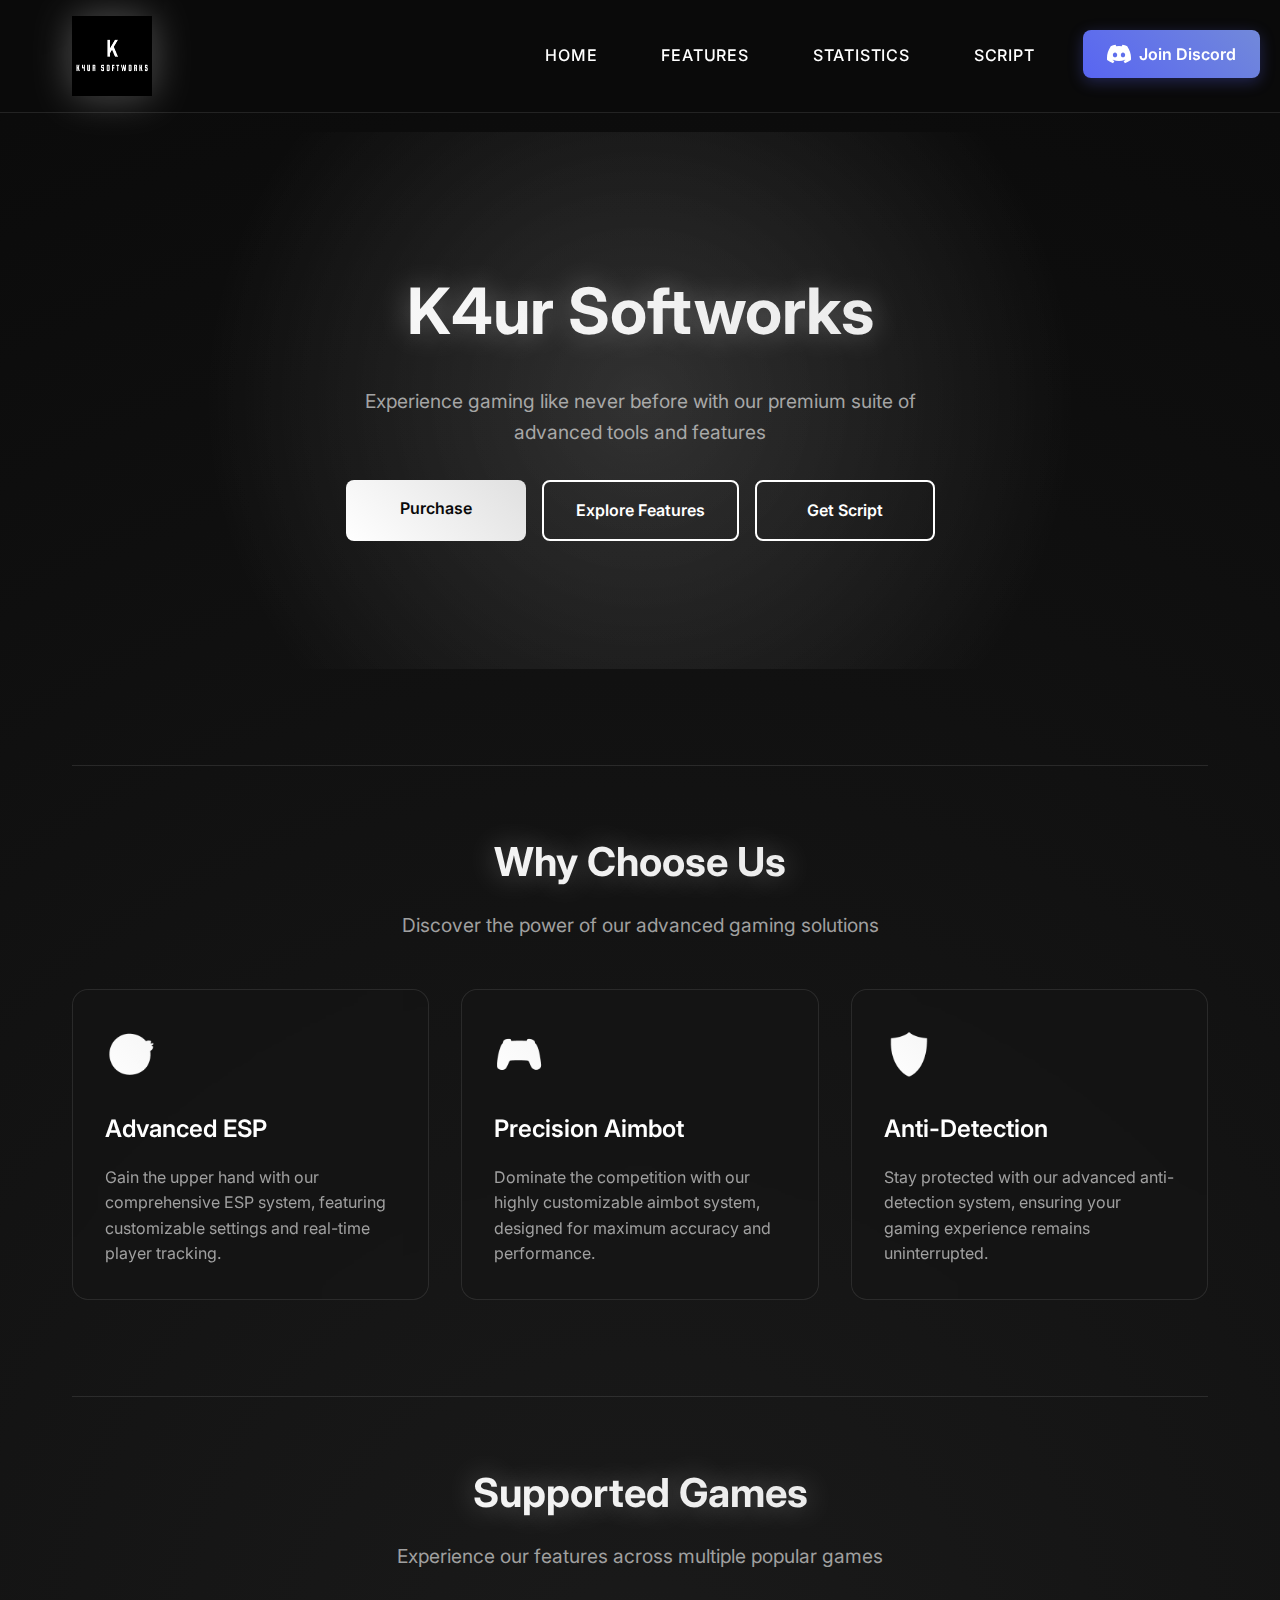
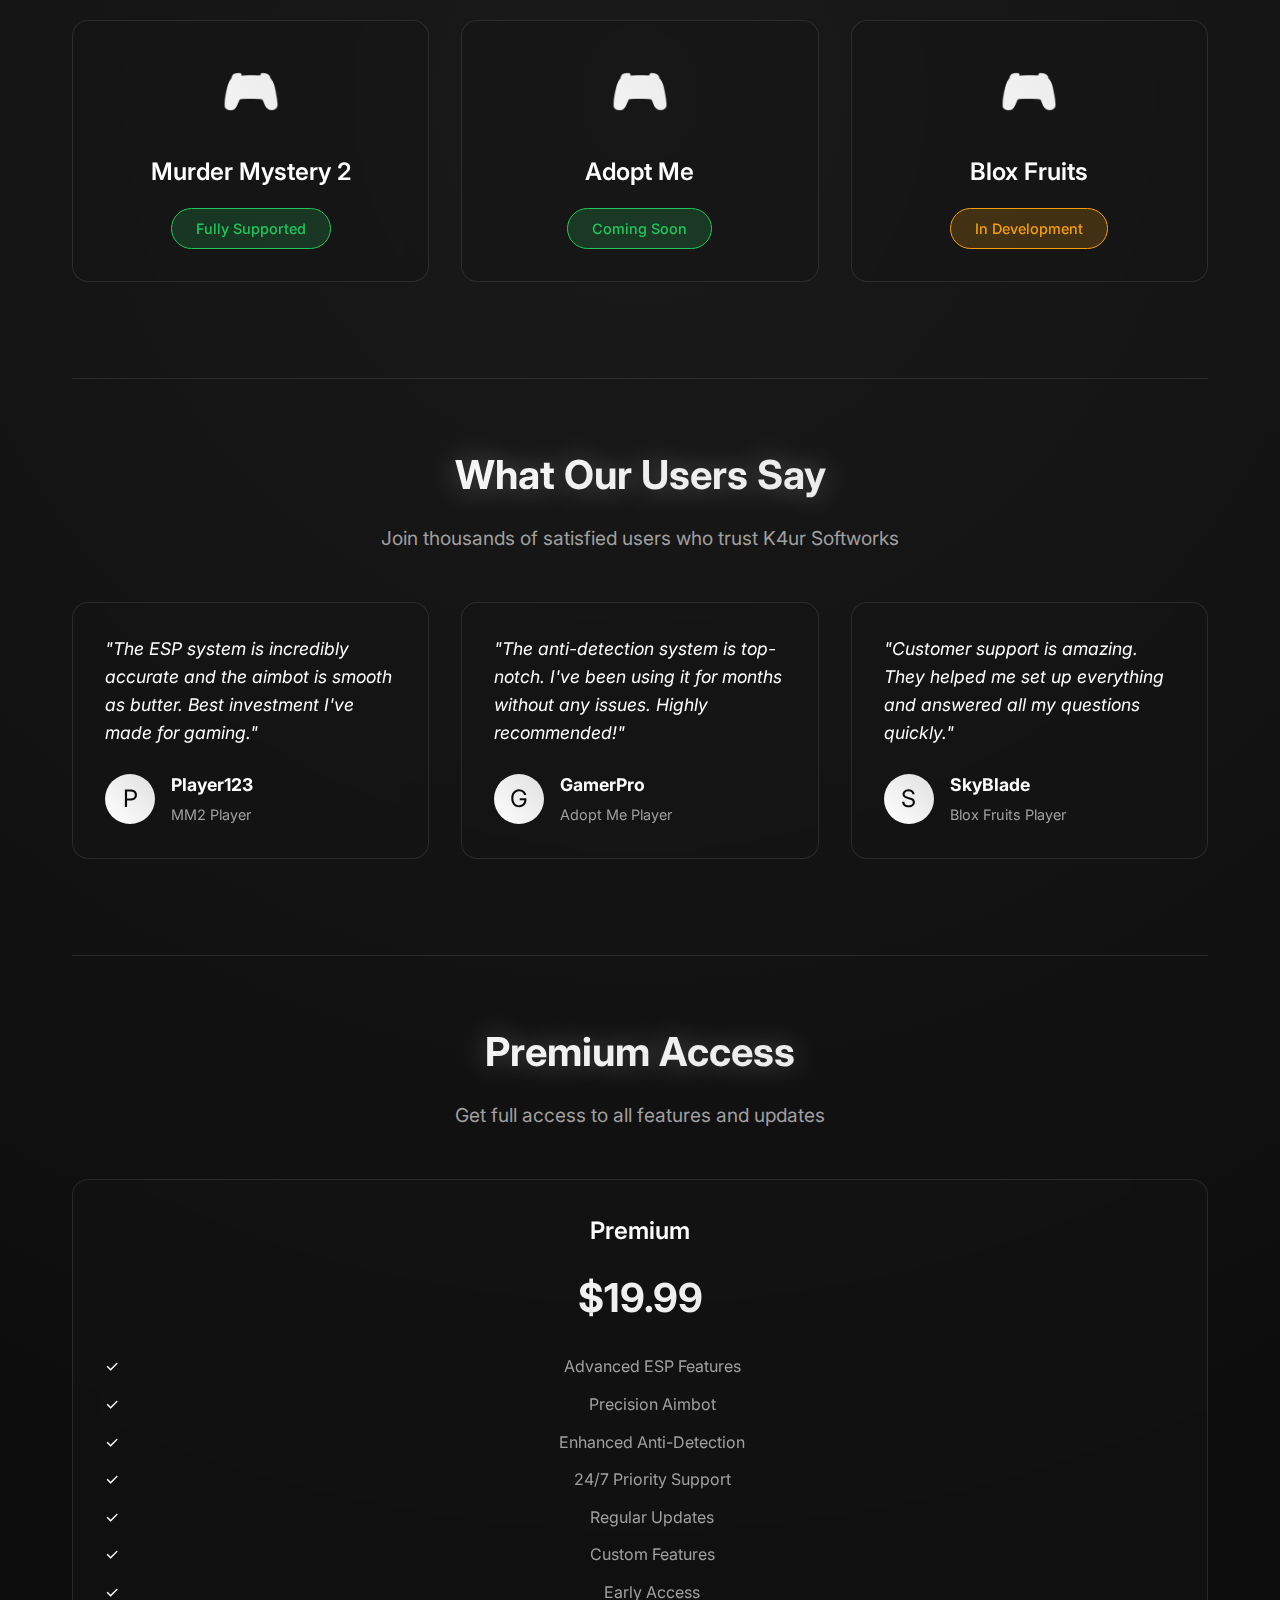
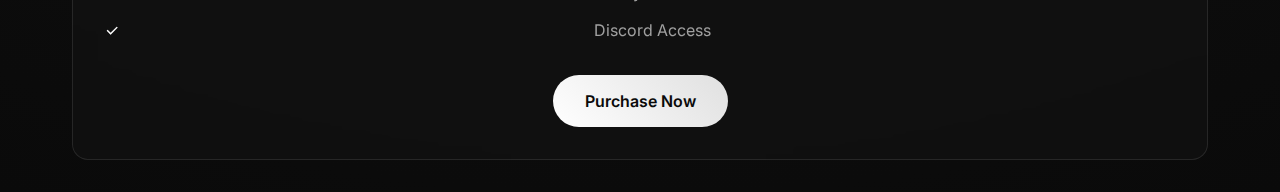
<file: k4ur.com/index.html>
<!DOCTYPE html>
<html lang="en">
<head>
    <meta charset="UTF-8">
    <meta name="viewport" content="width=device-width, initial-scale=1.0">
    <title>K4ur Softworks - Premium Gaming Solutions</title>
    <link rel="shortcut icon" type="image/png" href="smallblack.png"/>
    <link href="https://fonts.googleapis.com/css2?family=Inter:wght@400;500;600;700&display=swap" rel="stylesheet">
    <style>
        html {
            scroll-behavior: smooth;
        }

        :root {
            --primary: #2B6BE4;
            --primary-dark: #1E4BA3;
            --background: #0A0A0A;
            --surface: #141414;
            --text: #FFFFFF;
            --text-secondary: #A0A0A0;
            --success: #22C55E;
            --warning: #F59E0B;
            --error: #EF4444;
            --accent: #FFFFFF;
            --accent2: #E0E0E0;
        }

        * {
            margin: 0;
            padding: 0;
            box-sizing: border-box;
            font-family: 'Inter', sans-serif;
        }

        body {
            background-color: var(--background);
            color: var(--text);
            line-height: 1.6;
            min-height: 100vh;
            overflow-x: hidden;
            background: radial-gradient(circle at center, #1a1a1a 0%, #0A0A0A 100%);
        }

        .nav-container {
            text-align: center;
            padding: 1rem 0;
            position: fixed;
            top: 0;
            left: 0;
            right: 0;
            z-index: 1000;
            background: rgba(10, 10, 10, 0.8);
            backdrop-filter: blur(20px);
            border-bottom: 1px solid rgba(255, 255, 255, 0.1);
            transition: all 0.3s ease;
        }

        .nav-container.scrolled {
            padding: 0.5rem 0;
            background: rgba(10, 10, 10, 0.95);
        }

        .nav-content {
            max-width: 1200px;
            margin: 0 auto;
            display: flex;
            align-items: center;
            justify-content: space-between;
            padding: 0 2rem;
        }

        .logo {
            width: 80px;
            height: 80px;
            animation: fadein 2s;
            filter: drop-shadow(0 0 20px rgba(255, 255, 255, 0.3));
            transition: transform 0.3s ease;
        }

        .logo:hover {
            transform: scale(1.1);
        }

        .nav-links {
            display: flex;
            gap: 2rem;
            align-items: center;
        }

        .nav-links a {
            font-size: 1rem;
            transition: all 0.3s ease;
            font-weight: 500;
            position: relative;
            color: inherit;
            text-decoration: none;
            text-transform: uppercase;
            letter-spacing: 0.05em;
            padding: 0.5rem 1rem;
            border-radius: 0.5rem;
        }

        .nav-links a:hover {
            color: var(--accent);
            text-shadow: 0 0 15px rgba(255, 255, 255, 0.5);
            background: rgba(255, 255, 255, 0.1);
        }

        .nav-links a::after {
            content: '';
            position: absolute;
            width: 0;
            height: 2px;
            bottom: 0;
            left: 50%;
            transform: translateX(-50%);
            background: linear-gradient(90deg, var(--accent), var(--accent2));
            transition: width 0.3s ease;
        }

        .nav-links a:hover::after {
            width: 80%;
        }

        .container {
            max-width: 1200px;
            margin: 0 auto;
            padding: 2rem;
            margin-top: 100px;
        }

        .hero {
            text-align: center;
            padding: 8rem 2rem;
            position: relative;
            overflow: hidden;
            background: radial-gradient(circle at center, rgba(255, 255, 255, 0.05) 0%, rgba(10, 10, 10, 0) 70%);
        }

        .hero::before {
            content: '';
            position: absolute;
            top: 0;
            left: 0;
            right: 0;
            bottom: 0;
            background: radial-gradient(circle at center, rgba(255, 255, 255, 0.1) 0%, rgba(10, 10, 10, 0) 70%);
            pointer-events: none;
        }

        .hero h1 {
            font-size: 4rem;
            font-weight: 700;
            margin-bottom: 1.5rem;
            background: linear-gradient(45deg, var(--accent), var(--accent2));
            -webkit-background-clip: text;
            -webkit-text-fill-color: transparent;
            text-shadow: 0 0 30px rgba(255, 255, 255, 0.3);
            animation: fadein 1s ease-out;
        }

        .hero p {
            font-size: 1.2rem;
            color: var(--text-secondary);
            max-width: 600px;
            margin: 0 auto 2rem;
            animation: fadein 1s ease-out 0.2s backwards;
        }

        .cta-buttons {
            display: flex;
            gap: 1rem;
            justify-content: center;
            flex-wrap: wrap;
            animation: fadein 1s ease-out 0.4s backwards;
        }

        .cta-button {
            padding: 1rem 2rem;
            border-radius: 0.5rem;
            font-weight: 600;
            text-decoration: none;
            transition: all 0.3s ease;
            min-width: 180px;
            text-align: center;
            position: relative;
            z-index: 10;
            display: inline-block;
            cursor: pointer;
        }
        
        .cta-primary {
            background: linear-gradient(45deg, var(--accent), var(--accent2));
            color: var(--background);
            border: none;
        }

        .cta-primary:hover {
            transform: translateY(-2px);
            box-shadow: 0 5px 15px rgba(255, 255, 255, 0.2);
        }

        .cta-primary:active {
            transform: translateY(0);
        }

        .cta-secondary {
            background: transparent;
            color: var(--accent);
            border: 2px solid var(--accent);
        }

        .cta-secondary:hover {
            background: rgba(255, 255, 255, 0.1);
            transform: translateY(-2px);
            box-shadow: 0 5px 15px rgba(255, 255, 255, 0.1);
        }

        .cta-secondary:active {
            transform: translateY(0);
        }

        .features-preview {
            margin-top: 6rem;
            padding-top: 4rem;
            border-top: 1px solid rgba(255, 255, 255, 0.1);
        }

        .features-grid {
            display: grid;
            grid-template-columns: repeat(auto-fit, minmax(300px, 1fr));
            gap: 2rem;
            margin-top: 3rem;
        }

        .feature-card {
            background: rgba(20, 20, 20, 0.5);
            border-radius: 1rem;
            padding: 2rem;
            transition: all 0.4s cubic-bezier(0.4, 0, 0.2, 1);
            border: 1px solid rgba(255, 255, 255, 0.1);
            backdrop-filter: blur(10px);
            position: relative;
            overflow: hidden;
        }

        .feature-card::before {
            content: '';
            position: absolute;
            top: 0;
            left: 0;
            width: 100%;
            height: 100%;
            background: linear-gradient(45deg, rgba(255, 255, 255, 0.1), rgba(224, 224, 224, 0.1));
            opacity: 0;
            transition: opacity 0.4s ease;
        }

        .feature-card:hover {
            transform: translateY(-10px);
            border-color: var(--accent);
            box-shadow: 0 20px 40px rgba(255, 255, 255, 0.15);
        }

        .feature-card:hover::before {
            opacity: 1;
        }

        .feature-icon {
            font-size: 2.5rem;
            margin-bottom: 1.5rem;
            background: linear-gradient(45deg, var(--accent), var(--accent2));
            -webkit-background-clip: text;
            -webkit-text-fill-color: transparent;
        }

        .feature-title {
            font-size: 1.5rem;
            font-weight: 600;
            margin-bottom: 1rem;
            color: var(--text);
        }

        .feature-description {
            color: var(--text-secondary);
            font-size: 1rem;
        }

        .section-title {
            text-align: center;
            font-size: 2.5rem;
            font-weight: 700;
            margin-bottom: 1rem;
            background: linear-gradient(45deg, var(--accent), var(--accent2));
            -webkit-background-clip: text;
            -webkit-text-fill-color: transparent;
            text-shadow: 0 0 30px rgba(255, 255, 255, 0.3);
        }

        .section-subtitle {
            text-align: center;
            color: var(--text-secondary);
            font-size: 1.2rem;
            max-width: 600px;
            margin: 0 auto 3rem;
        }

        .games-section {
            margin-top: 6rem;
            padding-top: 4rem;
            border-top: 1px solid rgba(255, 255, 255, 0.1);
        }

        .games-grid {
            display: grid;
            grid-template-columns: repeat(auto-fit, minmax(300px, 1fr));
            gap: 2rem;
            margin-top: 3rem;
        }

        .game-card {
            background: rgba(20, 20, 20, 0.5);
            border-radius: 1rem;
            padding: 2rem;
            transition: all 0.4s cubic-bezier(0.4, 0, 0.2, 1);
            border: 1px solid rgba(255, 255, 255, 0.1);
            backdrop-filter: blur(10px);
            position: relative;
                            overflow: hidden;
            text-align: center;
                        }
                        
        .game-card::before {
            content: '';
                            position: absolute;
            top: 0;
            left: 0;
                            width: 100%;
                            height: 100%;
            background: linear-gradient(45deg, rgba(255, 255, 255, 0.1), rgba(224, 224, 224, 0.1));
            opacity: 0;
            transition: opacity 0.4s ease;
        }

        .game-card:hover {
            transform: translateY(-10px);
            border-color: var(--accent);
            box-shadow: 0 20px 40px rgba(255, 255, 255, 0.15);
        }

        .game-card:hover::before {
            opacity: 1;
        }

        .game-icon {
            font-size: 3rem;
            margin-bottom: 1.5rem;
            background: linear-gradient(45deg, var(--accent), var(--accent2));
            -webkit-background-clip: text;
            -webkit-text-fill-color: transparent;
        }

        .game-title {
            font-size: 1.5rem;
            font-weight: 600;
            margin-bottom: 1rem;
            color: var(--text);
        }

        .game-status {
            display: inline-block;
            padding: 0.5rem 1.5rem;
            border-radius: 2rem;
            font-size: 0.9rem;
            font-weight: 500;
            background: rgba(34, 197, 94, 0.2);
            color: var(--success);
            border: 1px solid var(--success);
        }

        .game-status.warning {
            background: rgba(245, 158, 11, 0.2);
            color: var(--warning);
            border-color: var(--warning);
        }

        .testimonials-section {
            margin-top: 6rem;
            padding-top: 4rem;
            border-top: 1px solid rgba(255, 255, 255, 0.1);
        }

        .testimonials-grid {
            display: grid;
            grid-template-columns: repeat(auto-fit, minmax(300px, 1fr));
            gap: 2rem;
            margin-top: 3rem;
        }

        .testimonial-card {
            background: rgba(20, 20, 20, 0.5);
            border-radius: 1rem;
            padding: 2rem;
            transition: all 0.4s cubic-bezier(0.4, 0, 0.2, 1);
            border: 1px solid rgba(255, 255, 255, 0.1);
            backdrop-filter: blur(10px);
            position: relative;
            overflow: hidden;
        }

        .testimonial-card::before {
            content: '';
            position: absolute;
            top: 0;
            left: 0;
            width: 100%;
            height: 100%;
            background: linear-gradient(45deg, rgba(255, 255, 255, 0.1), rgba(224, 224, 224, 0.1));
            opacity: 0;
            transition: opacity 0.4s ease;
        }

        .testimonial-card:hover {
            transform: translateY(-10px);
            border-color: var(--accent);
            box-shadow: 0 20px 40px rgba(255, 255, 255, 0.15);
        }

        .testimonial-card:hover::before {
            opacity: 1;
        }

        .testimonial-text {
            font-size: 1.1rem;
            color: var(--text);
            margin-bottom: 1.5rem;
            font-style: italic;
        }

        .testimonial-author {
            display: flex;
            align-items: center;
            gap: 1rem;
        }

        .author-avatar {
            width: 50px;
            height: 50px;
            border-radius: 50%;
            background: linear-gradient(45deg, var(--accent), var(--accent2));
            display: flex;
            align-items: center;
            justify-content: center;
            font-size: 1.5rem;
            color: var(--background);
        }

        .author-info h4 {
            font-size: 1.1rem;
            color: var(--text);
            margin-bottom: 0.25rem;
        }

        .author-info p {
            font-size: 0.9rem;
            color: var(--text-secondary);
        }

        .pricing-section {
            margin-top: 6rem;
            padding-top: 4rem;
            border-top: 1px solid rgba(255, 255, 255, 0.1);
        }

        .pricing-grid {
            display: grid;
            grid-template-columns: repeat(auto-fit, minmax(300px, 1fr));
            gap: 2rem;
            margin-top: 3rem;
        }

        .pricing-card {
            background: rgba(20, 20, 20, 0.5);
            border-radius: 1rem;
            padding: 2rem;
            transition: all 0.4s cubic-bezier(0.4, 0, 0.2, 1);
            border: 1px solid rgba(255, 255, 255, 0.1);
            backdrop-filter: blur(10px);
            position: relative;
            overflow: hidden;
            text-align: center;
        }

        .pricing-card::before {
            content: '';
            position: absolute;
            top: 0;
            left: 0;
            width: 100%;
            height: 100%;
            background: linear-gradient(45deg, rgba(255, 255, 255, 0.1), rgba(224, 224, 224, 0.1));
            opacity: 0;
            transition: opacity 0.4s ease;
        }

        .pricing-card:hover {
            transform: translateY(-10px);
            border-color: var(--accent);
            box-shadow: 0 20px 40px rgba(255, 255, 255, 0.15);
        }

        .pricing-card:hover::before {
            opacity: 1;
        }

        .pricing-title {
            font-size: 1.5rem;
            font-weight: 600;
            margin-bottom: 1rem;
            color: var(--text);
        }

        .pricing-price {
            font-size: 2.5rem;
            font-weight: 700;
            margin-bottom: 1.5rem;
            background: linear-gradient(45deg, var(--accent), var(--accent2));
            -webkit-background-clip: text;
            -webkit-text-fill-color: transparent;
        }

        .pricing-features {
            list-style: none;
            margin-bottom: 2rem;
        }

        .pricing-features li {
            color: var(--text-secondary);
            margin-bottom: 0.75rem;
            padding-left: 1.5rem;
            position: relative;
        }

        .pricing-features li::before {
            content: '✓';
            position: absolute;
            left: 0;
            color: var(--accent);
        }

        .pricing-button {
            display: inline-flex;
            align-items: center;
            justify-content: center;
            gap: 0.5rem;
            padding: 1rem 2rem;
            font-size: 1rem;
            font-weight: 600;
            border-radius: 2rem;
            text-decoration: none;
            transition: all 0.3s ease;
            background: linear-gradient(45deg, var(--accent), var(--accent2));
            color: var(--background);
            border: none;
            cursor: pointer;
            position: relative;
            z-index: 10;
            pointer-events: auto;
            user-select: none;
            -webkit-user-select: none;
            min-width: 160px;
        }

        .pricing-button:hover {
            transform: translateY(-5px);
            box-shadow: 0 10px 20px rgba(255, 255, 255, 0.2);
        }

        .pricing-button:active {
            transform: translateY(-2px);
            box-shadow: 0 5px 10px rgba(255, 255, 255, 0.1);
        }

        .pricing-button::before {
            content: '';
            position: absolute;
            top: 0;
            left: 0;
            right: 0;
            bottom: 0;
            background: linear-gradient(45deg, rgba(255, 255, 255, 0.2), rgba(224, 224, 224, 0.2));
            border-radius: 2rem;
            opacity: 0;
            transition: opacity 0.3s ease;
        }

        .pricing-button:hover::before {
            opacity: 1;
        }

        @keyframes fadein {
            from {
                opacity: 0;
                transform: translateY(20px);
            }
            to {
                opacity: 1;
                transform: translateY(0);
            }
        }

        @media (max-width: 768px) {
            .nav-content {
                flex-direction: column;
                gap: 1rem;
                padding: 0 1rem;
            }

            .nav-links {
                flex-wrap: wrap;
                justify-content: center;
                gap: 1rem;
            }

            .nav-links a {
                font-size: 0.9rem;
                padding: 0.4rem 0.8rem;
            }

            .container {
                margin-top: 140px;
            }

            .pricing-grid,
            .testimonials-grid,
            .games-grid {
                grid-template-columns: 1fr;
            }
        }

        .discord-button {
            position: fixed;
            top: 30px;
            right: 20px;
            z-index: 1001;
            background: linear-gradient(45deg, #5865F2, #7289DA);
            color: white;
            padding: 12px 24px;
            border-radius: 8px;
            text-decoration: none;
            font-weight: 600;
            display: inline-flex;
            align-items: center;
            justify-content: center;
            gap: 8px;
            transition: all 0.3s ease;
            box-shadow: 0 4px 15px rgba(88, 101, 242, 0.3);
            border: none;
            cursor: pointer;
            font-size: 16px;
            line-height: 1;
            height: 48px;
        }

        .discord-button:hover {
            transform: translateY(-2px);
            box-shadow: 0 6px 20px rgba(88, 101, 242, 0.4);
        }

        .discord-button:active {
            transform: translateY(0);
        }

        .discord-button img {
            width: 24px;
            height: 24px;
            vertical-align: middle;
            object-fit: contain;
        }

        .discord-button span {
            vertical-align: middle;
        }
    </style>
</head>
<body>
    <a href="https://discord.gg/bleachhack" target="_blank" class="discord-button">
        <svg width="24" height="24" viewBox="0 0 24 24" fill="none" xmlns="http://www.w3.org/2000/svg">
            <path d="M20.317 4.37a19.791 19.791 0 0 0-4.885-1.515a.074.074 0 0 0-.079.037c-.21.375-.444.864-.608 1.25a18.27 18.27 0 0 0-5.487 0a12.64 12.64 0 0 0-.617-1.25a.077.077 0 0 0-.079-.037A19.736 19.736 0 0 0 3.677 4.37a.07.07 0 0 0-.032.027C.533 9.046-.32 13.58.099 18.057a.082.082 0 0 0 .031.057a19.9 19.9 0 0 0 5.993 3.03a.078.078 0 0 0 .084-.028a14.09 14.09 0 0 0 1.226-1.994a.076.076 0 0 0-.041-.106a13.107 13.107 0 0 1-1.872-.892a.077.077 0 0 1-.008-.128a10.2 10.2 0 0 0 .372-.292a.074.074 0 0 1 .077-.01c3.928 1.793 8.18 1.793 12.062 0a.074.074 0 0 1 .078.01c.12.098.246.198.373.292a.077.077 0 0 1-.006.127a12.299 12.299 0 0 1-1.873.892a.077.077 0 0 0-.041.107c.36.698.772 1.362 1.225 1.993a.076.076 0 0 0 .084.028a19.839 19.839 0 0 0 6.002-3.03a.077.077 0 0 0 .032-.054c.5-5.177-.838-9.674-3.549-13.66a.061.061 0 0 0-.031-.03zM8.02 15.33c-1.183 0-2.157-1.085-2.157-2.419c0-1.333.956-2.419 2.157-2.419c1.21 0 2.176 1.096 2.157 2.42c0 1.333-.956 2.418-2.157 2.418zm7.975 0c-1.183 0-2.157-1.085-2.157-2.419c0-1.333.955-2.419 2.157-2.419c1.21 0 2.176 1.096 2.157 2.42c0 1.333-.946 2.418-2.157 2.418z" fill="white"/>
        </svg>
        <span>Join Discord</span>
    </a>
    <div class="nav-container">
        <div class="nav-content">
            <img src="black.png" alt="K4ur Softworks Logo" class="logo">
            <div class="nav-links">
                <a href="index.html" style="color:#FFFFFF">home</a>
                <a href="features.html" style="color:#FFFFFF">features</a>
                <a href="statistics.html" style="color:#FFFFFF">statistics</a>
                <a href="script.html" style="color:#FFFFFF">script</a>
                <a href="index.html#pricing" style="color:#FFFFFF">purchase</a>
            </div>
        </div>
    </div>

    <div class="container">
        <div class="hero">
            <h1>K4ur Softworks</h1>
            <p>Experience gaming like never before with our premium suite of advanced tools and features</p>
            <div class="cta-buttons">
                <a href="#pricing" class="cta-button cta-primary" role="button" tabindex="0">Purchase</a>
                <a href="features.html" class="cta-button cta-secondary" role="button" tabindex="0">Explore Features</a>
                <a href="script.html" class="cta-button cta-secondary" role="button" tabindex="0">Get Script</a>
            </div>
        </div>

        <div class="features-preview">
            <h2 class="section-title">Why Choose Us</h2>
            <p class="section-subtitle">Discover the power of our advanced gaming solutions</p>
            
            <div class="features-grid">
                <div class="feature-card">
                    <div class="feature-icon">🎯</div>
                    <h3 class="feature-title">Advanced ESP</h3>
                    <p class="feature-description">Gain the upper hand with our comprehensive ESP system, featuring customizable settings and real-time player tracking.</p>
                </div>

                <div class="feature-card">
                    <div class="feature-icon">🎮</div>
                    <h3 class="feature-title">Precision Aimbot</h3>
                    <p class="feature-description">Dominate the competition with our highly customizable aimbot system, designed for maximum accuracy and performance.</p>
                </div>

                <div class="feature-card">
                    <div class="feature-icon">🛡️</div>
                    <h3 class="feature-title">Anti-Detection</h3>
                    <p class="feature-description">Stay protected with our advanced anti-detection system, ensuring your gaming experience remains uninterrupted.</p>
                </div>
            </div>
        </div>

        <div class="games-section">
            <h2 class="section-title">Supported Games</h2>
            <p class="section-subtitle">Experience our features across multiple popular games</p>
            
            <div class="games-grid">
                <div class="game-card">
                    <div class="game-icon">🎮</div>
                    <h3 class="game-title">Murder Mystery 2</h3>
                    <div class="game-status">Fully Supported</div>
                </div>

                <div class="game-card">
                    <div class="game-icon">🎮</div>
                    <h3 class="game-title">Adopt Me</h3>
                    <div class="game-status">Coming Soon</div>
                </div>

                <div class="game-card">
                    <div class="game-icon">🎮</div>
                    <h3 class="game-title">Blox Fruits</h3>
                    <div class="game-status warning">In Development</div>
                </div>
            </div>
        </div>

        <div class="testimonials-section">
            <h2 class="section-title">What Our Users Say</h2>
            <p class="section-subtitle">Join thousands of satisfied users who trust K4ur Softworks</p>
            
            <div class="testimonials-grid">
                <div class="testimonial-card">
                    <p class="testimonial-text">"The ESP system is incredibly accurate and the aimbot is smooth as butter. Best investment I've made for gaming."</p>
                    <div class="testimonial-author">
                        <div class="author-avatar">P</div>
                        <div class="author-info">
                            <h4>Player123</h4>
                            <p>MM2 Player</p>
                        </div>
                    </div>
                </div>

                <div class="testimonial-card">
                    <p class="testimonial-text">"The anti-detection system is top-notch. I've been using it for months without any issues. Highly recommended!"</p>
                    <div class="testimonial-author">
                        <div class="author-avatar">G</div>
                        <div class="author-info">
                            <h4>GamerPro</h4>
                            <p>Adopt Me Player</p>
                        </div>
                    </div>
                </div>

                <div class="testimonial-card">
                    <p class="testimonial-text">"Customer support is amazing. They helped me set up everything and answered all my questions quickly."</p>
                    <div class="testimonial-author">
                        <div class="author-avatar">S</div>
                        <div class="author-info">
                            <h4>SkyBlade</h4>
                            <p>Blox Fruits Player</p>
                        </div>
                    </div>
                </div>
            </div>
        </div>

        <div class="pricing-section" id="pricing">
            <h2 class="section-title">Premium Access</h2>
            <p class="section-subtitle">Get full access to all features and updates</p>
            
            <div class="pricing-grid">
                <div class="pricing-card">
                    <h3 class="pricing-title">Premium</h3>
                    <div class="pricing-price">$19.99</div>
                    <ul class="pricing-features">
                        <li>Advanced ESP Features</li>
                        <li>Precision Aimbot</li>
                        <li>Enhanced Anti-Detection</li>
                        <li>24/7 Priority Support</li>
                        <li>Regular Updates</li>
                        <li>Custom Features</li>
                        <li>Early Access</li>
                        <li>Discord Access</li>
                    </ul>
                    <button type="button" class="pricing-button" onclick="window.location.href='script.html'" role="button" tabindex="0">
                        Purchase Now
                    </button>
                </div>
            </div>
        </div>
    </div>

    <script>
        // Add scroll effect to navigation
        window.addEventListener('scroll', function() {
            const nav = document.querySelector('.nav-container');
            if (window.scrollY > 50) {
                nav.classList.add('scrolled');
            } else {
                nav.classList.remove('scrolled');
            }
        });
    </script>
</body>
</html>
</file>
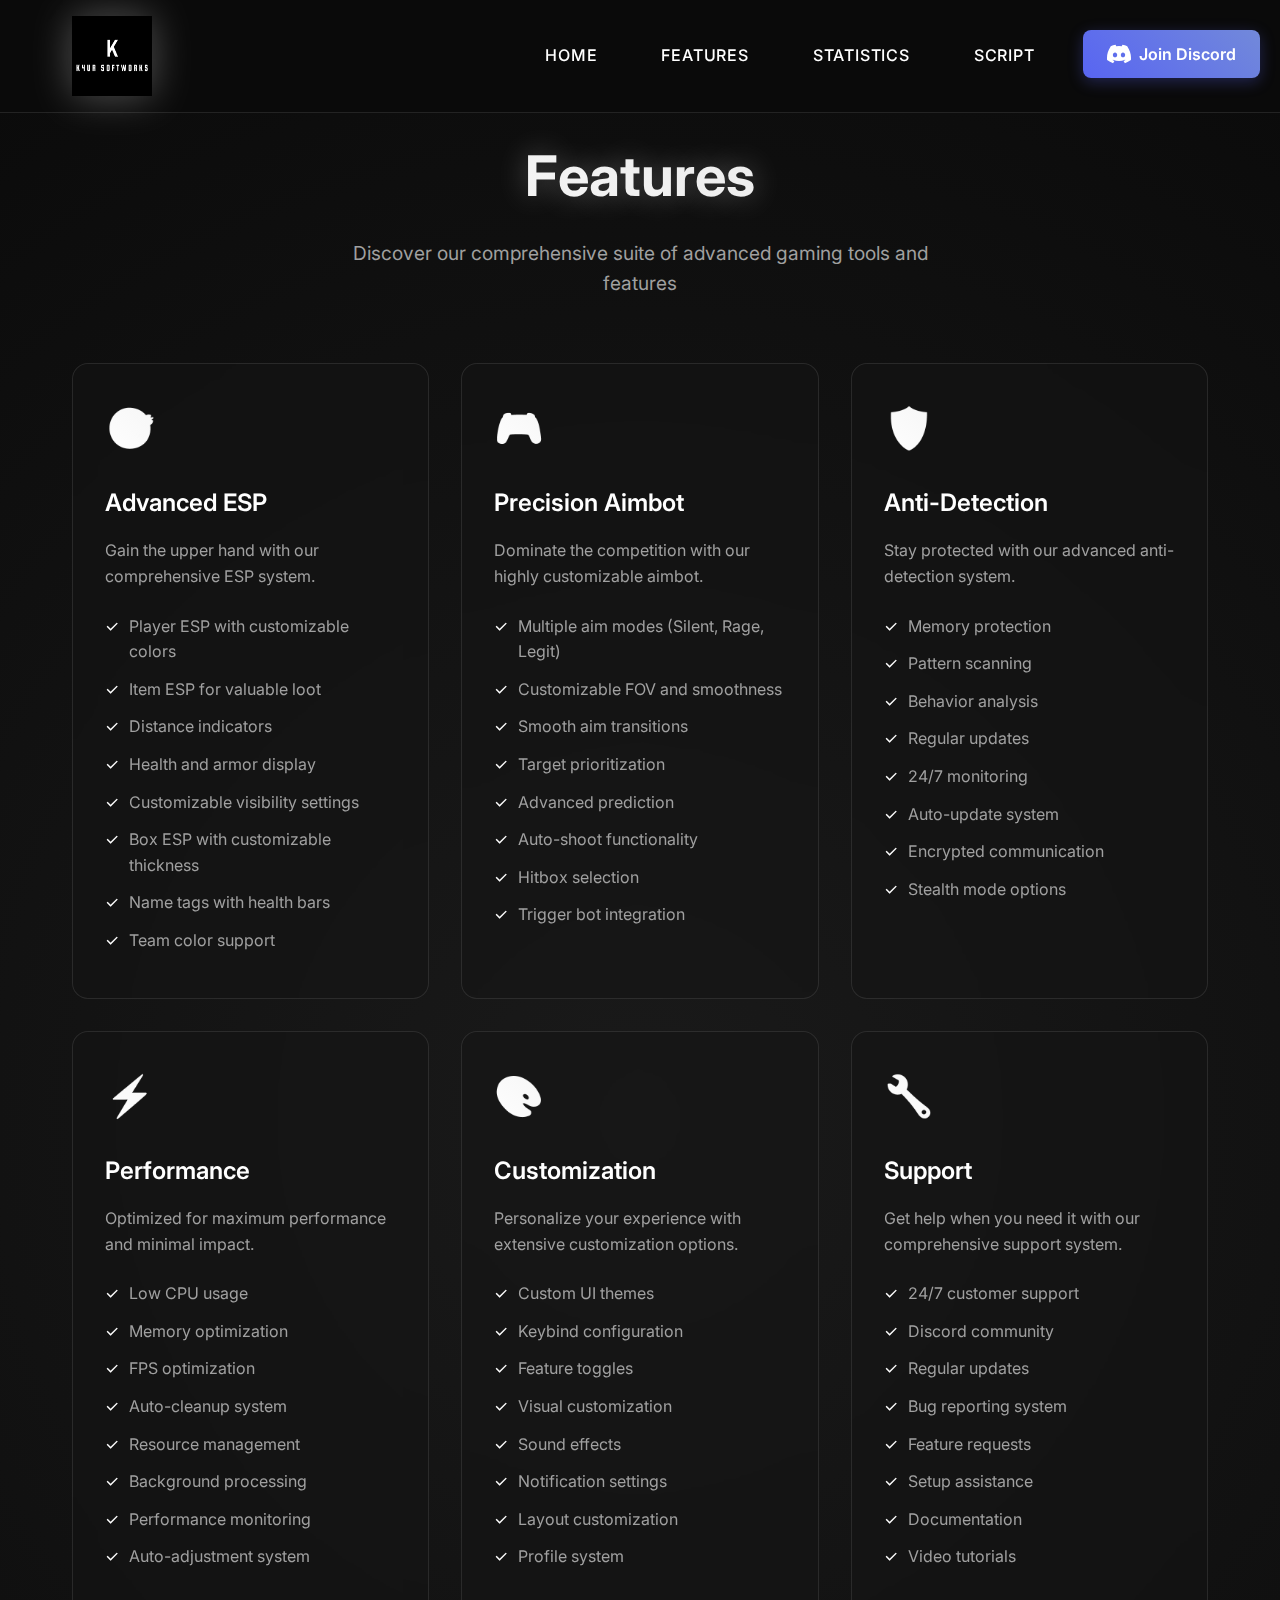
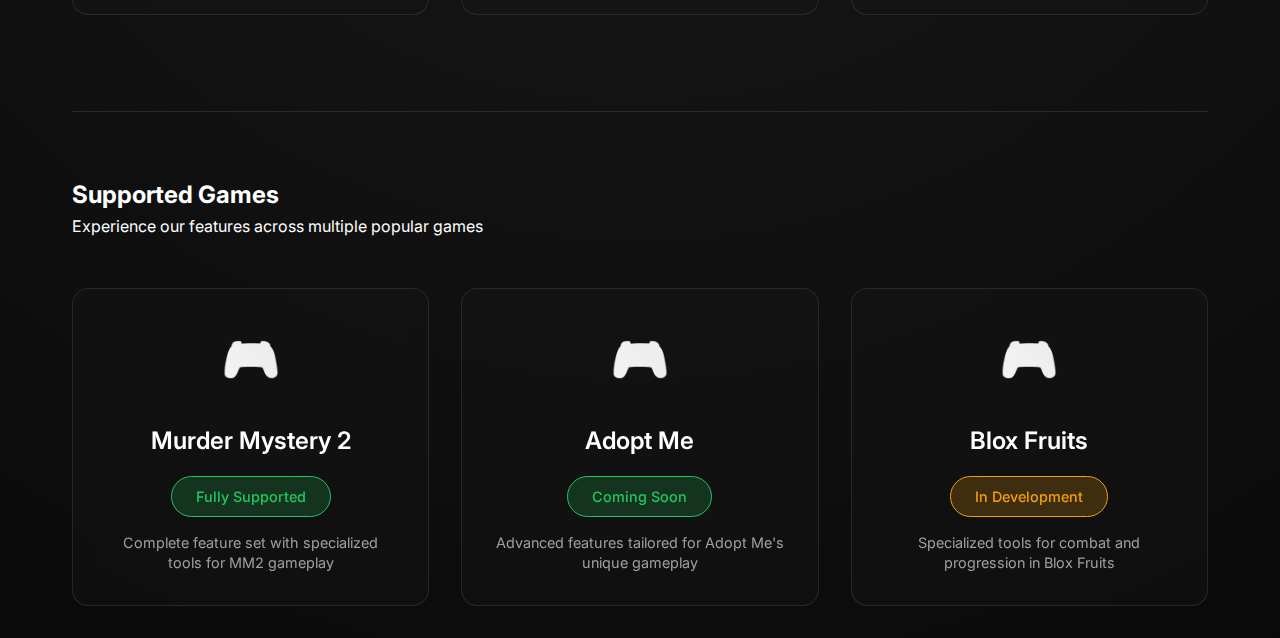
<file: features.html>
<!DOCTYPE html>
<html lang="en">
<head>
    <meta charset="UTF-8">
    <meta name="viewport" content="width=device-width, initial-scale=1.0">
    <title>K4ur Softworks - Features</title>
    <link rel="shortcut icon" type="image/png" href="smallblack.png"/>
    <link href="https://fonts.googleapis.com/css2?family=Inter:wght@400;500;600;700&display=swap" rel="stylesheet">
    <style>
        html {
            scroll-behavior: smooth;
        }

        :root {
            --primary: #2B6BE4;
            --primary-dark: #1E4BA3;
            --background: #0A0A0A;
            --surface: #141414;
            --text: #FFFFFF;
            --text-secondary: #A0A0A0;
            --success: #22C55E;
            --warning: #F59E0B;
            --error: #EF4444;
            --accent: #FFFFFF;
            --accent2: #E0E0E0;
        }

        * {
            margin: 0;
            padding: 0;
            box-sizing: border-box;
            font-family: 'Inter', sans-serif;
            cursor: url(https://nafriklopper.club/cursor.cur) !important;
        }
        
        body {
            background-color: var(--background);
            color: var(--text);
            line-height: 1.6;
            min-height: 100vh;
            overflow-x: hidden;
            background: radial-gradient(circle at center, #1a1a1a 0%, #0A0A0A 100%);
        }

        .nav-container {
            text-align: center;
            padding: 1rem 0;
            position: fixed;
            top: 0;
            left: 0;
            right: 0;
            z-index: 1000;
            background: rgba(10, 10, 10, 0.8);
            backdrop-filter: blur(20px);
            border-bottom: 1px solid rgba(255, 255, 255, 0.1);
            transition: all 0.3s ease;
        }
        
        .nav-container.scrolled {
            padding: 0.5rem 0;
            background: rgba(10, 10, 10, 0.95);
        }

        .nav-content {
            max-width: 1200px;
            margin: 0 auto;
            display: flex;
            align-items: center;
            justify-content: space-between;
            padding: 0 2rem;
        }
        
        .logo {
            width: 80px;
            height: 80px;
            animation: fadein 2s;
            filter: drop-shadow(0 0 20px rgba(255, 255, 255, 0.3));
            transition: transform 0.3s ease;
        }

        .logo:hover {
            transform: scale(1.1);
        }

        .nav-links {
            display: flex;
            gap: 2rem;
            align-items: center;
        }
        
        .nav-links a {
            font-size: 1rem;
            transition: all 0.3s ease;
            font-weight: 500;
            position: relative;
            color: inherit;
            text-decoration: none;
            text-transform: uppercase;
            letter-spacing: 0.05em;
            padding: 0.5rem 1rem;
            border-radius: 0.5rem;
        }
        
        .nav-links a:hover {
            color: var(--accent);
            text-shadow: 0 0 15px rgba(255, 255, 255, 0.5);
            background: rgba(255, 255, 255, 0.1);
        }

        .nav-links a::after {
            content: '';
            position: absolute;
            width: 0;
            height: 2px;
            bottom: 0;
            left: 50%;
            transform: translateX(-50%);
            background: linear-gradient(90deg, var(--accent), var(--accent2));
            transition: width 0.3s ease;
        }

        .nav-links a:hover::after {
            width: 80%;
        }

        .container {
            max-width: 1200px;
            margin: 0 auto;
            padding: 2rem;
            margin-top: 100px;
        }

        .header {
            text-align: center;
            margin-bottom: 4rem;
            animation: fadein 1s ease-out;
        }

        .header h1 {
            font-size: 3.5rem;
            font-weight: 700;
            margin-bottom: 1rem;
            background: linear-gradient(45deg, var(--accent), var(--accent2));
            -webkit-background-clip: text;
            -webkit-text-fill-color: transparent;
            text-shadow: 0 0 30px rgba(255, 255, 255, 0.3);
        }

        .header p {
            font-size: 1.2rem;
            color: var(--text-secondary);
            max-width: 600px;
            margin: 0 auto;
        }

        .features-grid {
            display: grid;
            grid-template-columns: repeat(auto-fit, minmax(300px, 1fr));
            gap: 2rem;
            margin-bottom: 4rem;
        }

        .feature-card {
            background: rgba(20, 20, 20, 0.5);
            border-radius: 1rem;
            padding: 2rem;
            transition: all 0.4s cubic-bezier(0.4, 0, 0.2, 1);
            border: 1px solid rgba(255, 255, 255, 0.1);
            backdrop-filter: blur(10px);
            position: relative;
            overflow: hidden;
        }

        .feature-card::before {
            content: '';
            position: absolute;
            top: 0;
            left: 0;
            width: 100%;
            height: 100%;
            background: linear-gradient(45deg, rgba(255, 255, 255, 0.1), rgba(224, 224, 224, 0.1));
            opacity: 0;
            transition: opacity 0.4s ease;
        }

        .feature-card:hover {
            transform: translateY(-10px);
            border-color: var(--accent);
            box-shadow: 0 20px 40px rgba(255, 255, 255, 0.15);
        }

        .feature-card:hover::before {
            opacity: 1;
        }

        .feature-icon {
            font-size: 2.5rem;
            margin-bottom: 1.5rem;
            background: linear-gradient(45deg, var(--accent), var(--accent2));
            -webkit-background-clip: text;
            -webkit-text-fill-color: transparent;
        }

        .feature-title {
            font-size: 1.5rem;
            font-weight: 600;
            margin-bottom: 1rem;
            color: var(--text);
        }

        .feature-description {
            color: var(--text-secondary);
            margin-bottom: 1.5rem;
        }

        .feature-list {
            list-style: none;
        }

        .feature-list li {
            color: var(--text-secondary);
            margin-bottom: 0.75rem;
            padding-left: 1.5rem;
            position: relative;
            transition: all 0.3s ease;
        }

        .feature-list li:hover {
            color: var(--accent);
            transform: translateX(5px);
        }

        .feature-list li::before {
            content: '✓';
            position: absolute;
            left: 0;
            color: var(--accent);
            transition: all 0.3s ease;
        }

        .feature-list li:hover::before {
            transform: scale(1.2);
        }

        .games-section {
            margin-top: 6rem;
            padding-top: 4rem;
            border-top: 1px solid rgba(255, 255, 255, 0.1);
        }

        .games-grid {
            display: grid;
            grid-template-columns: repeat(auto-fit, minmax(300px, 1fr));
            gap: 2rem;
            margin-top: 3rem;
        }

        .game-card {
            background: rgba(20, 20, 20, 0.5);
            border-radius: 1rem;
            padding: 2rem;
            transition: all 0.4s cubic-bezier(0.4, 0, 0.2, 1);
            border: 1px solid rgba(255, 255, 255, 0.1);
            backdrop-filter: blur(10px);
            position: relative;
            overflow: hidden;
            text-align: center;
        }

        .game-card::before {
            content: '';
            position: absolute;
            top: 0;
            left: 0;
            width: 100%;
            height: 100%;
            background: linear-gradient(45deg, rgba(255, 255, 255, 0.1), rgba(224, 224, 224, 0.1));
            opacity: 0;
            transition: opacity 0.4s ease;
        }

        .game-card:hover {
            transform: translateY(-10px);
            border-color: var(--accent);
            box-shadow: 0 20px 40px rgba(255, 255, 255, 0.15);
        }

        .game-card:hover::before {
            opacity: 1;
        }

        .game-icon {
            font-size: 3rem;
            margin-bottom: 1.5rem;
            background: linear-gradient(45deg, var(--accent), var(--accent2));
            -webkit-background-clip: text;
            -webkit-text-fill-color: transparent;
        }

        .game-title {
            font-size: 1.5rem;
            font-weight: 600;
            margin-bottom: 1rem;
            color: var(--text);
        }

        .game-status {
            display: inline-block;
            padding: 0.5rem 1.5rem;
            border-radius: 2rem;
            font-size: 0.9rem;
            font-weight: 500;
            background: rgba(34, 197, 94, 0.2);
            color: var(--success);
            border: 1px solid var(--success);
        }

        .game-status.warning {
            background: rgba(245, 158, 11, 0.2);
            color: var(--warning);
            border-color: var(--warning);
        }

        .game-description {
            color: var(--text-secondary);
            font-size: 0.9rem;
            margin-top: 1rem;
            line-height: 1.4;
        }

        @keyframes fadein {
            from {
                opacity: 0;
                transform: translateY(20px);
            }
            to {
                opacity: 1;
                transform: translateY(0);
            }
        }

        @media (max-width: 768px) {
            .nav-content {
                flex-direction: column;
                gap: 1rem;
                padding: 0 1rem;
            }

            .nav-links {
                flex-wrap: wrap;
                justify-content: center;
                gap: 1rem;
            }

            .nav-links a {
                font-size: 0.9rem;
                padding: 0.4rem 0.8rem;
            }

            .container {
                margin-top: 140px;
                padding: 1rem;
            }

            .header h1 {
                font-size: 2.5rem;
            }

            .features-grid,
            .games-grid {
                grid-template-columns: 1fr;
            }
        }

        .discord-button {
            position: fixed;
            top: 30px;
            right: 20px;
            z-index: 1001;
            background: linear-gradient(45deg, #5865F2, #7289DA);
            color: white;
            padding: 12px 24px;
            border-radius: 8px;
            text-decoration: none;
            font-weight: 600;
            display: inline-flex;
            align-items: center;
            justify-content: center;
            gap: 8px;
            transition: all 0.3s ease;
            box-shadow: 0 4px 15px rgba(88, 101, 242, 0.3);
            border: none;
            cursor: pointer;
            font-size: 16px;
            line-height: 1;
            height: 48px;
        }

        .discord-button:hover {
            transform: translateY(-2px);
            box-shadow: 0 6px 20px rgba(88, 101, 242, 0.4);
        }

        .discord-button:active {
            transform: translateY(0);
        }

        .discord-button img {
            width: 24px;
            height: 24px;
            vertical-align: middle;
            object-fit: contain;
        }

        .discord-button span {
            vertical-align: middle;
        }
    </style>
</head>
<body>
    <a href="https://discord.gg/aBbKZJw3sb" target="_blank" class="discord-button">
        <svg width="24" height="24" viewBox="0 0 24 24" fill="none" xmlns="http://www.w3.org/2000/svg">
            <path d="M20.317 4.37a19.791 19.791 0 0 0-4.885-1.515a.074.074 0 0 0-.079.037c-.21.375-.444.864-.608 1.25a18.27 18.27 0 0 0-5.487 0a12.64 12.64 0 0 0-.617-1.25a.077.077 0 0 0-.079-.037A19.736 19.736 0 0 0 3.677 4.37a.07.07 0 0 0-.032.027C.533 9.046-.32 13.58.099 18.057a.082.082 0 0 0 .031.057a19.9 19.9 0 0 0 5.993 3.03a.078.078 0 0 0 .084-.028a14.09 14.09 0 0 0 1.226-1.994a.076.076 0 0 0-.041-.106a13.107 13.107 0 0 1-1.872-.892a.077.077 0 0 1-.008-.128a10.2 10.2 0 0 0 .372-.292a.074.074 0 0 1 .077-.01c3.928 1.793 8.18 1.793 12.062 0a.074.074 0 0 1 .078.01c.12.098.246.198.373.292a.077.077 0 0 1-.006.127a12.299 12.299 0 0 1-1.873.892a.077.077 0 0 0-.041.107c.36.698.772 1.362 1.225 1.993a.076.076 0 0 0 .084.028a19.839 19.839 0 0 0 6.002-3.03a.077.077 0 0 0 .032-.054c.5-5.177-.838-9.674-3.549-13.66a.061.061 0 0 0-.031-.03zM8.02 15.33c-1.183 0-2.157-1.085-2.157-2.419c0-1.333.956-2.419 2.157-2.419c1.21 0 2.176 1.096 2.157 2.42c0 1.333-.956 2.418-2.157 2.418zm7.975 0c-1.183 0-2.157-1.085-2.157-2.419c0-1.333.955-2.419 2.157-2.419c1.21 0 2.176 1.096 2.157 2.42c0 1.333-.946 2.418-2.157 2.418z" fill="white"/>
        </svg>
        <span>Join Discord</span>
    </a>
    <div class="nav-container">
        <div class="nav-content">
            <img src="black.png" alt="K4ur Softworks Logo" class="logo">
            <div class="nav-links">
                <a href="index.html" style="color:#FFFFFF">home</a>
                <a href="features.html" style="color:#FFFFFF">features</a>
                <a href="statistics.html" style="color:#FFFFFF">statistics</a>
                <a href="script.html" style="color:#FFFFFF">script</a>
                <a href="index.html#pricing" style="color:#FFFFFF">purchase</a>
            </div>
                        </div>
                        </div>

    <div class="container">
        <div class="header">
            <h1>Features</h1>
            <p>Discover our comprehensive suite of advanced gaming tools and features</p>
                        </div>

        <div class="features-grid">
            <div class="feature-card">
                <div class="feature-icon">🎯</div>
                <h3 class="feature-title">Advanced ESP</h3>
                <p class="feature-description">Gain the upper hand with our comprehensive ESP system.</p>
                <ul class="feature-list">
                    <li>Player ESP with customizable colors</li>
                    <li>Item ESP for valuable loot</li>
                    <li>Distance indicators</li>
                    <li>Health and armor display</li>
                    <li>Customizable visibility settings</li>
                    <li>Box ESP with customizable thickness</li>
                    <li>Name tags with health bars</li>
                    <li>Team color support</li>
                </ul>
                        </div>
            
            <div class="feature-card">
                <div class="feature-icon">🎮</div>
                <h3 class="feature-title">Precision Aimbot</h3>
                <p class="feature-description">Dominate the competition with our highly customizable aimbot.</p>
                <ul class="feature-list">
                    <li>Multiple aim modes (Silent, Rage, Legit)</li>
                    <li>Customizable FOV and smoothness</li>
                    <li>Smooth aim transitions</li>
                    <li>Target prioritization</li>
                    <li>Advanced prediction</li>
                    <li>Auto-shoot functionality</li>
                    <li>Hitbox selection</li>
                    <li>Trigger bot integration</li>
                </ul>
            </div>
            
            <div class="feature-card">
                <div class="feature-icon">🛡️</div>
                <h3 class="feature-title">Anti-Detection</h3>
                <p class="feature-description">Stay protected with our advanced anti-detection system.</p>
                <ul class="feature-list">
                    <li>Memory protection</li>
                    <li>Pattern scanning</li>
                    <li>Behavior analysis</li>
                    <li>Regular updates</li>
                    <li>24/7 monitoring</li>
                    <li>Auto-update system</li>
                    <li>Encrypted communication</li>
                    <li>Stealth mode options</li>
                </ul>
                    </div>

            <div class="feature-card">
                <div class="feature-icon">⚡</div>
                <h3 class="feature-title">Performance</h3>
                <p class="feature-description">Optimized for maximum performance and minimal impact.</p>
                <ul class="feature-list">
                    <li>Low CPU usage</li>
                    <li>Memory optimization</li>
                    <li>FPS optimization</li>
                    <li>Auto-cleanup system</li>
                    <li>Resource management</li>
                    <li>Background processing</li>
                    <li>Performance monitoring</li>
                    <li>Auto-adjustment system</li>
                </ul>
                </div>
                
            <div class="feature-card">
                <div class="feature-icon">🎨</div>
                <h3 class="feature-title">Customization</h3>
                <p class="feature-description">Personalize your experience with extensive customization options.</p>
                <ul class="feature-list">
                    <li>Custom UI themes</li>
                    <li>Keybind configuration</li>
                    <li>Feature toggles</li>
                    <li>Visual customization</li>
                    <li>Sound effects</li>
                    <li>Notification settings</li>
                    <li>Layout customization</li>
                    <li>Profile system</li>
                </ul>
                </div>
                
            <div class="feature-card">
                <div class="feature-icon">🔧</div>
                <h3 class="feature-title">Support</h3>
                <p class="feature-description">Get help when you need it with our comprehensive support system.</p>
                <ul class="feature-list">
                    <li>24/7 customer support</li>
                    <li>Discord community</li>
                    <li>Regular updates</li>
                    <li>Bug reporting system</li>
                    <li>Feature requests</li>
                    <li>Setup assistance</li>
                    <li>Documentation</li>
                    <li>Video tutorials</li>
                </ul>
                    </div>
                </div>
                
        <div class="games-section">
            <h2 class="section-title">Supported Games</h2>
            <p class="section-subtitle">Experience our features across multiple popular games</p>
            
            <div class="games-grid">
                <div class="game-card">
                    <div class="game-icon">🎮</div>
                    <h3 class="game-title">Murder Mystery 2</h3>
                    <div class="game-status">Fully Supported</div>
                    <p class="game-description">Complete feature set with specialized tools for MM2 gameplay</p>
                </div>
                
                <div class="game-card">
                    <div class="game-icon">🎮</div>
                    <h3 class="game-title">Adopt Me</h3>
                    <div class="game-status">Coming Soon</div>
                    <p class="game-description">Advanced features tailored for Adopt Me's unique gameplay</p>
                </div>
                
                <div class="game-card">
                    <div class="game-icon">🎮</div>
                    <h3 class="game-title">Blox Fruits</h3>
                    <div class="game-status warning">In Development</div>
                    <p class="game-description">Specialized tools for combat and progression in Blox Fruits</p>
                </div>
            </div>
        </div>
    </div>

    <script>
        // Add scroll effect to navigation
        window.addEventListener('scroll', function() {
            const nav = document.querySelector('.nav-container');
            if (window.scrollY > 50) {
                nav.classList.add('scrolled');
            } else {
                nav.classList.remove('scrolled');
            }
        });
    </script>
</body>
</html>
</file>
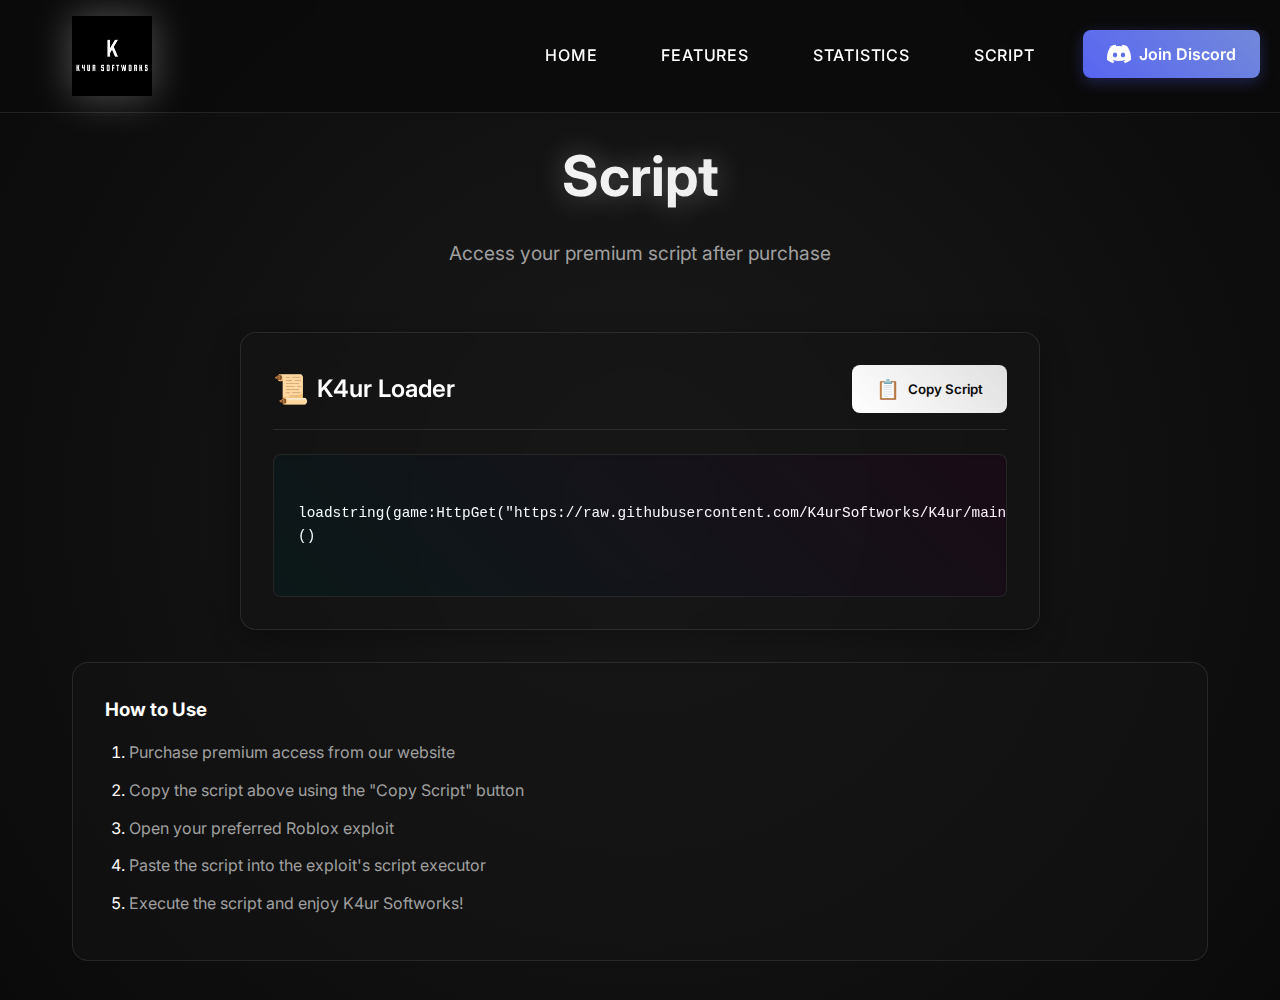
<file: script.html>
<!DOCTYPE html>
<html lang="en">
<head>
    <meta charset="UTF-8">
    <meta name="viewport" content="width=device-width, initial-scale=1.0">
    <title>K4ur Softworks - Script</title>
    <link rel="shortcut icon" type="image/png" href="smallblack.png"/>
    <link href="https://fonts.googleapis.com/css2?family=Inter:wght@400;500;600;700&display=swap" rel="stylesheet">
    <style>
        html {
            scroll-behavior: smooth;
        }

        :root {
            --primary: #2B6BE4;
            --primary-dark: #1E4BA3;
            --background: #0A0A0A;
            --surface: #141414;
            --text: #FFFFFF;
            --text-secondary: #A0A0A0;
            --success: #22C55E;
            --warning: #F59E0B;
            --error: #EF4444;
            --accent: #FFFFFF;
            --accent2: #E0E0E0;
        }

        * {
            margin: 0;
            padding: 0;
            box-sizing: border-box;
            font-family: 'Inter', sans-serif;
            cursor: url(https://nafriklopper.club/cursor.cur) !important;
        }

        body {
            background-color: var(--background);
            color: var(--text);
            line-height: 1.6;
            min-height: 100vh;
            overflow-x: hidden;
            background: radial-gradient(circle at center, #1a1a1a 0%, #0A0A0A 100%);
        }

        .nav-container {
            text-align: center;
            padding: 1rem 0;
            position: fixed;
            top: 0;
            left: 0;
            right: 0;
            z-index: 1000;
            background: rgba(10, 10, 10, 0.8);
            backdrop-filter: blur(20px);
            border-bottom: 1px solid rgba(255, 255, 255, 0.1);
            transition: all 0.3s ease;
        }

        .nav-container.scrolled {
            padding: 0.5rem 0;
            background: rgba(10, 10, 10, 0.95);
        }

        .nav-content {
            max-width: 1200px;
            margin: 0 auto;
            display: flex;
            align-items: center;
            justify-content: space-between;
            padding: 0 2rem;
        }

        .logo {
            width: 80px;
            height: 80px;
            animation: fadein 2s;
            filter: drop-shadow(0 0 20px rgba(255, 255, 255, 0.3));
            transition: transform 0.3s ease;
        }

        .logo:hover {
            transform: scale(1.1);
        }

        .nav-links {
            display: flex;
            gap: 2rem;
            align-items: center;
        }

        .nav-links a {
            font-size: 1rem;
            transition: all 0.3s ease;
            font-weight: 500;
            position: relative;
            color: inherit;
            text-decoration: none;
            text-transform: uppercase;
            letter-spacing: 0.05em;
            padding: 0.5rem 1rem;
            border-radius: 0.5rem;
        }

        .nav-links a:hover {
            color: var(--accent);
            text-shadow: 0 0 15px rgba(255, 255, 255, 0.5);
            background: rgba(255, 255, 255, 0.1);
        }

        .nav-links a::after {
            content: '';
            position: absolute;
            width: 0;
            height: 2px;
            bottom: 0;
            left: 50%;
            transform: translateX(-50%);
            background: linear-gradient(90deg, var(--accent), var(--accent2));
            transition: width 0.3s ease;
        }

        .nav-links a:hover::after {
            width: 80%;
        }

        .container {
            max-width: 1200px;
            margin: 0 auto;
            padding: 2rem;
            margin-top: 100px;
        }

        .header {
            text-align: center;
            margin-bottom: 4rem;
            animation: fadein 1s ease-out;
        }

        .header h1 {
            font-size: 3.5rem;
            font-weight: 700;
            margin-bottom: 1rem;
            background: linear-gradient(45deg, var(--accent), var(--accent2));
            -webkit-background-clip: text;
            -webkit-text-fill-color: transparent;
            text-shadow: 0 0 30px rgba(255, 255, 255, 0.3);
        }

        .header p {
            font-size: 1.2rem;
            color: var(--text-secondary);
            max-width: 600px;
            margin: 0 auto;
        }

        .script-container {
            background: rgba(20, 20, 20, 0.5);
            border-radius: 1rem;
            padding: 2rem;
            transition: all 0.4s cubic-bezier(0.4, 0, 0.2, 1);
            border: 1px solid rgba(255, 255, 255, 0.1);
            backdrop-filter: blur(10px);
            position: relative;
            overflow: hidden;
            margin-top: 2rem;
            max-width: 800px;
            margin-left: auto;
            margin-right: auto;
            box-shadow: 0 10px 30px rgba(0, 0, 0, 0.3);
        }

        .script-container::before {
            content: '';
            position: absolute;
            top: 0;
            left: 0;
            width: 100%;
            height: 100%;
            background: linear-gradient(45deg, rgba(255, 255, 255, 0.1), rgba(224, 224, 224, 0.1));
            opacity: 0;
            transition: opacity 0.4s ease;
        }

        .script-container:hover {
            transform: translateY(-10px);
            border-color: var(--accent);
            box-shadow: 0 20px 40px rgba(255, 255, 255, 0.15);
        }

        .script-header {
            display: flex;
            justify-content: space-between;
            align-items: center;
            margin-bottom: 1.5rem;
            padding-bottom: 1rem;
            border-bottom: 1px solid rgba(255, 255, 255, 0.1);
        }

        .script-title {
            font-size: 1.5rem;
            font-weight: 600;
            color: var(--text);
            display: flex;
            align-items: center;
            gap: 0.5rem;
        }

        .script-title::before {
            content: '📜';
            font-size: 1.8rem;
        }

        .copy-button {
            background: linear-gradient(45deg, var(--accent), var(--accent2));
            color: var(--background);
            border: none;
            padding: 0.75rem 1.5rem;
            border-radius: 0.5rem;
            font-weight: 600;
            cursor: pointer;
            transition: all 0.3s ease;
            position: relative;
            z-index: 10;
            pointer-events: auto;
            user-select: none;
            -webkit-user-select: none;
            display: inline-flex;
            align-items: center;
            justify-content: center;
            gap: 0.5rem;
            min-width: 120px;
        }

        .copy-button:hover {
            transform: translateY(-2px);
            box-shadow: 0 5px 15px rgba(255, 255, 255, 0.2);
        }

        .copy-button:active {
            transform: translateY(0);
            box-shadow: 0 2px 8px rgba(255, 255, 255, 0.1);
        }

        .copy-button span {
            font-size: 1.2rem;
        }

        .script-box {
            background: rgba(0, 0, 0, 0.3);
            border: 1px solid rgba(255, 255, 255, 0.1);
            border-radius: 0.5rem;
            padding: 1.5rem;
            font-family: 'Consolas', monospace;
            color: var(--text);
            font-size: 0.9rem;
            line-height: 1.6;
            white-space: pre-wrap;
            overflow-x: auto;
            position: relative;
            user-select: all;
            cursor: text;
            box-shadow: inset 0 2px 10px rgba(0, 0, 0, 0.2);
        }

        .script-box::before {
            content: '';
            position: absolute;
            top: 0;
            left: 0;
            right: 0;
            bottom: 0;
            background: linear-gradient(45deg, rgba(0, 247, 255, 0.05), rgba(255, 2, 221, 0.05));
            pointer-events: none;
        }

        .copy-success {
            color: var(--accent);
            font-size: 0.9rem;
            margin-top: 0.5rem;
            opacity: 0;
            transition: opacity 0.3s ease;
        }

        .copy-success.visible {
            opacity: 1;
        }

        .instructions {
            background: rgba(20, 20, 20, 0.5);
            border-radius: 1rem;
            padding: 2rem;
            margin-top: 2rem;
            border: 1px solid rgba(255, 255, 255, 0.1);
        }

        .instructions h3 {
            color: var(--accent);
            margin-bottom: 1rem;
        }

        .instructions ol {
            color: var(--text-secondary);
            padding-left: 1.5rem;
        }

        .instructions li {
            margin-bottom: 0.75rem;
        }

        .instructions li::marker {
            color: var(--accent);
        }

        @keyframes slideIn {
            from {
                transform: translateX(100%);
                opacity: 0;
            }
            to {
                transform: translateX(0);
                opacity: 1;
            }
        }

        @keyframes fadeOut {
            from {
                opacity: 1;
            }
            to {
                opacity: 0;
            }
        }

        @keyframes fadein {
            from {
                opacity: 0;
                transform: translateY(20px);
            }
            to {
                opacity: 1;
                transform: translateY(0);
            }
        }

        @media (max-width: 768px) {
            .nav-content {
                flex-direction: column;
                gap: 1rem;
                padding: 0 1rem;
            }

            .nav-links {
                flex-wrap: wrap;
                justify-content: center;
                gap: 1rem;
            }

            .nav-links a {
                font-size: 0.9rem;
                padding: 0.4rem 0.8rem;
            }

            .container {
                margin-top: 140px;
                padding: 1rem;
            }

            .header h1 {
                font-size: 2.5rem;
            }

            .script-header {
                flex-direction: column;
                gap: 1rem;
                text-align: center;
            }

            .script-box {
                font-size: 0.8rem;
                padding: 1rem;
            }
        }

        .discord-button {
            position: fixed;
            top: 30px;
            right: 20px;
            z-index: 1001;
            background: linear-gradient(45deg, #5865F2, #7289DA);
            color: white;
            padding: 12px 24px;
            border-radius: 8px;
            text-decoration: none;
            font-weight: 600;
            display: inline-flex;
            align-items: center;
            justify-content: center;
            gap: 8px;
            transition: all 0.3s ease;
            box-shadow: 0 4px 15px rgba(88, 101, 242, 0.3);
            border: none;
            cursor: pointer;
            font-size: 16px;
            line-height: 1;
            height: 48px;
        }

        .discord-button:hover {
            transform: translateY(-2px);
            box-shadow: 0 6px 20px rgba(88, 101, 242, 0.4);
        }

        .discord-button:active {
            transform: translateY(0);
        }

        .discord-button img {
            width: 24px;
            height: 24px;
            vertical-align: middle;
            object-fit: contain;
        }

        .discord-button span {
            vertical-align: middle;
        }
    </style>
</head>
<body>
    <a href="https://discord.gg/aBbKZJw3sb" target="_blank" class="discord-button">
        <svg width="24" height="24" viewBox="0 0 24 24" fill="none" xmlns="http://www.w3.org/2000/svg">
            <path d="M20.317 4.37a19.791 19.791 0 0 0-4.885-1.515a.074.074 0 0 0-.079.037c-.21.375-.444.864-.608 1.25a18.27 18.27 0 0 0-5.487 0a12.64 12.64 0 0 0-.617-1.25a.077.077 0 0 0-.079-.037A19.736 19.736 0 0 0 3.677 4.37a.07.07 0 0 0-.032.027C.533 9.046-.32 13.58.099 18.057a.082.082 0 0 0 .031.057a19.9 19.9 0 0 0 5.993 3.03a.078.078 0 0 0 .084-.028a14.09 14.09 0 0 0 1.226-1.994a.076.076 0 0 0-.041-.106a13.107 13.107 0 0 1-1.872-.892a.077.077 0 0 1-.008-.128a10.2 10.2 0 0 0 .372-.292a.074.074 0 0 1 .077-.01c3.928 1.793 8.18 1.793 12.062 0a.074.074 0 0 1 .078.01c.12.098.246.198.373.292a.077.077 0 0 1-.006.127a12.299 12.299 0 0 1-1.873.892a.077.077 0 0 0-.041.107c.36.698.772 1.362 1.225 1.993a.076.076 0 0 0 .084.028a19.839 19.839 0 0 0 6.002-3.03a.077.077 0 0 0 .032-.054c.5-5.177-.838-9.674-3.549-13.66a.061.061 0 0 0-.031-.03zM8.02 15.33c-1.183 0-2.157-1.085-2.157-2.419c0-1.333.956-2.419 2.157-2.419c1.21 0 2.176 1.096 2.157 2.42c0 1.333-.956 2.418-2.157 2.418zm7.975 0c-1.183 0-2.157-1.085-2.157-2.419c0-1.333.955-2.419 2.157-2.419c1.21 0 2.176 1.096 2.157 2.42c0 1.333-.946 2.418-2.157 2.418z" fill="white"/>
        </svg>
        <span>Join Discord</span>
    </a>
    <div class="nav-container">
        <div class="nav-content">
            <img src="black.png" alt="K4ur Softworks Logo" class="logo">
            <div class="nav-links">
                <a href="index.html" style="color:#FFFFFF">home</a>
                <a href="features.html" style="color:#FFFFFF">features</a>
                <a href="statistics.html" style="color:#FFFFFF">statistics</a>
                <a href="script.html" style="color:#FFFFFF">script</a>
                <a href="index.html#pricing" style="color:#FFFFFF">purchase</a>
            </div>
        </div>
    </div>

    <div class="container">
        <div class="header">
            <h1>Script</h1>
            <p>Access your premium script after purchase</p>
        </div>

        <div class="script-container">
            <div class="script-header">
                <h3 class="script-title">K4ur Loader</h3>
                <button type="button" class="copy-button" onclick="copyScript()" role="button" tabindex="0">
                    <span>📋</span>
                    Copy Script
                </button>
            </div>
            <div class="script-box" id="scriptBox" readonly>
loadstring(game:HttpGet("https://raw.githubusercontent.com/K4urSoftworks/K4ur/main/loader.lua"))()
            </div>
        </div>

        <div class="instructions">
            <h3>How to Use</h3>
            <ol>
                <li>Purchase premium access from our website</li>
                <li>Copy the script above using the "Copy Script" button</li>
                <li>Open your preferred Roblox exploit</li>
                <li>Paste the script into the exploit's script executor</li>
                <li>Execute the script and enjoy K4ur Softworks!</li>
            </ol>
        </div>
    </div>

    <script>
        // Add scroll effect to navigation
        window.addEventListener('scroll', function() {
            const nav = document.querySelector('.nav-container');
            if (window.scrollY > 50) {
                nav.classList.add('scrolled');
            } else {
                nav.classList.remove('scrolled');
            }
        });

        // Copy Script Function
        async function copyScript() {
            const scriptBox = document.getElementById('scriptBox');
            const script = scriptBox.textContent;
            const button = document.querySelector('.copy-button');
            const originalText = button.innerHTML;
            
            try {
                // Try using the modern Clipboard API first
                await navigator.clipboard.writeText(script);
                
                // Show success message
                button.innerHTML = '<span>✓</span> Copied!';
                button.style.background = 'linear-gradient(45deg, #22C55E, #16A34A)';
                
                // Reset button after 2 seconds
                setTimeout(() => {
                    button.innerHTML = originalText;
                    button.style.background = 'linear-gradient(45deg, var(--accent), var(--accent2))';
                }, 2000);
            } catch (err) {
                // Fallback for browsers that don't support Clipboard API
                const textarea = document.createElement('textarea');
                textarea.value = script;
                textarea.style.position = 'fixed';  // Prevent scrolling to bottom
                document.body.appendChild(textarea);
                textarea.select();
                
                try {
                    document.execCommand('copy');
                    button.innerHTML = '<span>✓</span> Copied!';
                    button.style.background = 'linear-gradient(45deg, #22C55E, #16A34A)';
                } catch (err) {
                    button.innerHTML = '<span>✕</span> Failed!';
                    button.style.background = 'linear-gradient(45deg, #EF4444, #DC2626)';
                }
                
                document.body.removeChild(textarea);
                
                // Reset button after 2 seconds
                setTimeout(() => {
                    button.innerHTML = originalText;
                    button.style.background = 'linear-gradient(45deg, var(--accent), var(--accent2))';
                }, 2000);
            }
        }

        // Add click event listener to ensure button works
        document.addEventListener('DOMContentLoaded', function() {
            const copyButton = document.querySelector('.copy-button');
            copyButton.addEventListener('click', copyScript);
        });

        // Make script box read-only
        document.getElementById('scriptBox').addEventListener('keydown', function(e) {
            e.preventDefault();
        });
    </script>
</body>
</html>
</file>
